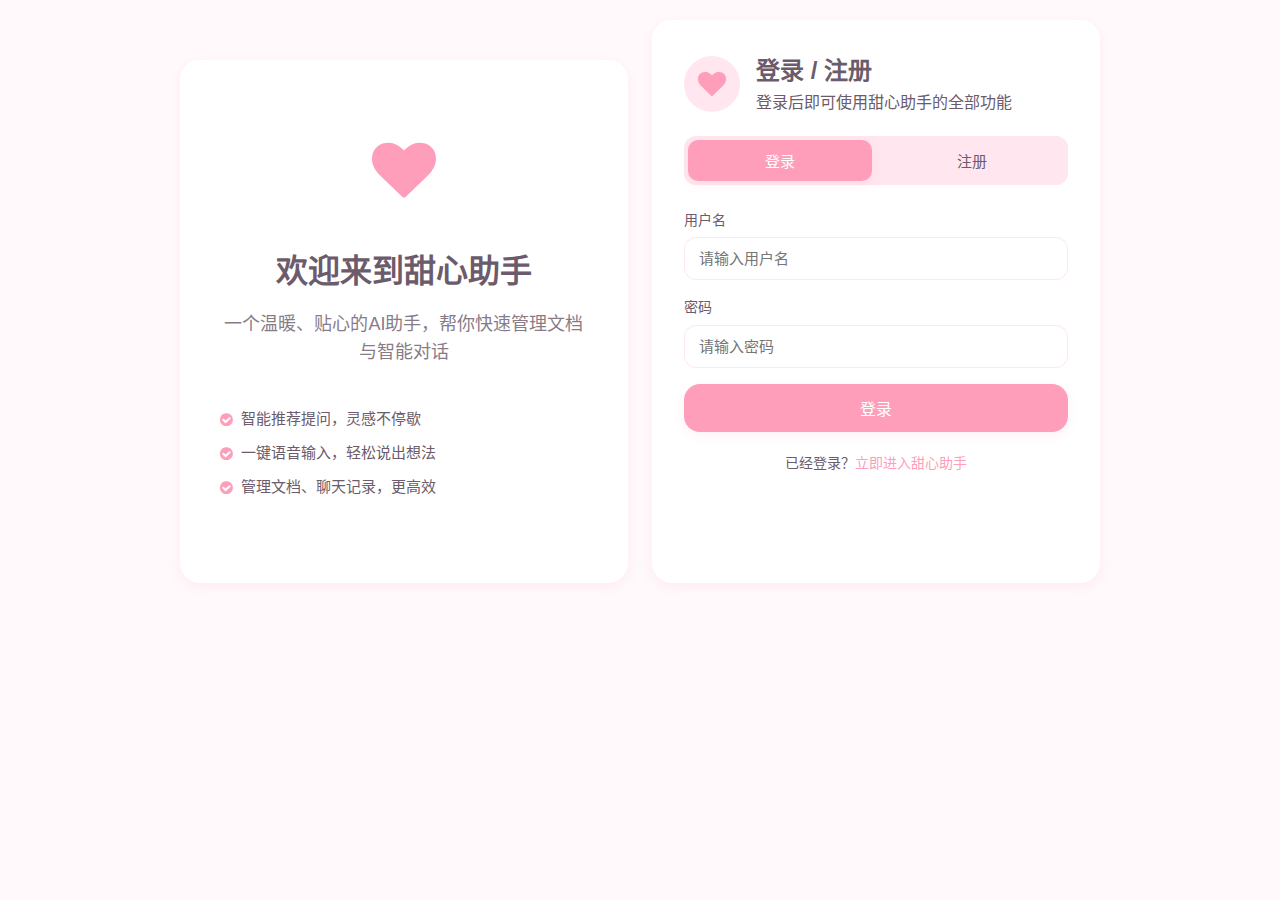
<file: fastapi_chat_app/frontend/index.html>
<!DOCTYPE html>
<html lang="zh-CN">
<head>
    <meta charset="UTF-8">
    <meta name="viewport" content="width=device-width, initial-scale=1.0">
    <title>甜心助手</title>
    <link rel="stylesheet" href="https://cdnjs.cloudflare.com/ajax/libs/font-awesome/4.7.0/css/font-awesome.min.css">
    <link rel="stylesheet" href="css/style.css">
</head>
<body>
    <div class="container home-layout">
        <div class="welcome-card card">
            <div class="welcome-icon">
                <i class="fa fa-heart"></i>
            </div>
            <h1>欢迎来到甜心助手</h1>
            <p>一个温暖、贴心的AI助手，帮你快速管理文档与智能对话</p>
            <ul class="feature-list">
                <li><i class="fa fa-check-circle"></i> 智能推荐提问，灵感不停歇</li>
                <li><i class="fa fa-check-circle"></i> 一键语音输入，轻松说出想法</li>
                <li><i class="fa fa-check-circle"></i> 管理文档、聊天记录，更高效</li>
            </ul>
            <div class="nav-buttons auth-required hidden">
                <a href="chat.html" class="btn btn-primary">
                    <i class="fa fa-comments"></i> 进入聊天
                </a>
                <a href="documents.html" class="btn btn-secondary">
                    <i class="fa fa-folder-open"></i> 文档管理
                </a>
            </div>
        </div>

        <div class="auth-card card">
            <div class="auth-header">
                <div class="avatar-large">
                    <i class="fa fa-heart"></i>
                </div>
                <div>
                    <h2>登录 / 注册</h2>
                    <p>登录后即可使用甜心助手的全部功能</p>
                </div>
            </div>

            <div class="tab-nav" role="tablist">
                <button class="tab-button active" data-tab="login" type="button">登录</button>
                <button class="tab-button" data-tab="register" type="button">注册</button>
            </div>

            <form id="loginForm" class="auth-form active" autocomplete="on">
                <div class="form-group">
                    <label for="loginUsername">用户名</label>
                    <input type="text" id="loginUsername" name="username" placeholder="请输入用户名" required>
                </div>
                <div class="form-group">
                    <label for="loginPassword">密码</label>
                    <input type="password" id="loginPassword" name="password" placeholder="请输入密码" required>
                </div>
                <button type="submit" class="btn btn-primary btn-block">登录</button>
            </form>

            <form id="registerForm" class="auth-form" autocomplete="off">
                <div class="form-group">
                    <label for="registerUsername">用户名</label>
                    <input type="text" id="registerUsername" name="username" placeholder="请输入用户名" required>
                </div>
                <div class="form-group">
                    <label for="registerPassword">密码</label>
                    <input type="password" id="registerPassword" name="password" placeholder="至少6位密码" required minlength="6">
                </div>
                <div class="form-group">
                    <label for="registerPasswordConfirm">确认密码</label>
                    <input type="password" id="registerPasswordConfirm" name="passwordConfirm" placeholder="再次输入密码" required minlength="6">
                </div>
                <button type="submit" class="btn btn-secondary btn-block">注册并登录</button>
            </form>

            <div class="auth-footer">
                <p>已经登录？<a href="chat.html">立即进入甜心助手</a></p>
            </div>
        </div>
    </div>
    <script src="js/runtime-config.js"></script>
    <script type="module" src="js/auth.js"></script>
</body>
</html>
</file>
<file: fastapi_chat_app/frontend/css/style.css>
/* 全局样式 */
* {
    margin: 0;
    padding: 0;
    box-sizing: border-box;
}

:root {
    --primary-color: #FF9EBB;
    --background-color: #FFF9FB;
    --light-pink: #FFE6EF;
    --soft-purple: #6B5B6B;
    --accent-pink: #FF7FA5;
    --white: #FFFFFF;
    --shadow: 0 4px 12px rgba(255, 158, 187, 0.15);
    --shadow-hover: 0 6px 16px rgba(255, 158, 187, 0.25);
}

body {
    font-family: -apple-system, BlinkMacSystemFont, "Segoe UI", "Microsoft YaHei", "PingFang SC", "Hiragino Sans GB", sans-serif;
    background-color: var(--background-color);
    color: var(--soft-purple);
    line-height: 1.6;
    min-height: 100vh;
}

.hidden {
    display: none !important;
}

.container {
    max-width: 960px;
    margin: 0 auto;
    padding: 20px;
}

/* 导航栏 */
.navbar {
    background: var(--primary-color);
    border-radius: 24px;
    padding: 16px 24px;
    margin-bottom: 20px;
    box-shadow: var(--shadow);
    display: flex;
    align-items: center;
    justify-content: space-between;
    position: sticky;
    top: 20px;
    z-index: 100;
}

.navbar-left {
    display: flex;
    align-items: center;
    gap: 12px;
}

.navbar-avatar {
    width: 40px;
    height: 40px;
    border-radius: 50%;
    background: var(--white);
    display: flex;
    align-items: center;
    justify-content: center;
    color: var(--primary-color);
    font-size: 20px;
    overflow: hidden;
    box-shadow: 0 2px 8px rgba(255, 158, 187, 0.3);
}

.assistant-avatar-img {
    width: 100%;
    height: 100%;
    object-fit: cover;
    border-radius: 50%;
}

.navbar-title {
    color: var(--white);
    font-size: 18px;
    font-weight: 600;
}

.navbar-status {
    color: var(--white);
    font-size: 12px;
    opacity: 0.9;
}

.navbar-right {
    display: flex;
    gap: 12px;
}

.navbar-btn {
    background: transparent;
    border: none;
    color: var(--white);
    font-size: 16px;
    cursor: pointer;
    padding: 8px;
    border-radius: 8px;
    transition: background 0.3s;
}

.navbar-btn:hover {
    background: rgba(255, 255, 255, 0.2);
}

/* 按钮样式 */
.btn {
    padding: 12px 24px;
    border: none;
    border-radius: 16px;
    font-size: 16px;
    font-weight: 500;
    cursor: pointer;
    transition: all 0.3s;
    display: inline-flex;
    align-items: center;
    gap: 8px;
    text-decoration: none;
    min-height: 44px;
}

.btn-primary {
    background: var(--primary-color);
    color: var(--white);
    box-shadow: var(--shadow);
}

.btn-primary:hover {
    background: var(--accent-pink);
    box-shadow: var(--shadow-hover);
    transform: translateY(-2px);
}

.btn-secondary {
    background: var(--light-pink);
    color: var(--soft-purple);
}

.btn-secondary:hover {
    background: var(--primary-color);
    color: var(--white);
}

.btn:active {
    transform: translateY(0);
}

/* 卡片样式 */
.card {
    background: var(--white);
    border-radius: 20px;
    padding: 24px;
    box-shadow: var(--shadow);
    margin-bottom: 20px;
}

/* 欢迎页面 */
.welcome-card {
    text-align: center;
    padding: 60px 40px;
    margin-top: 40px;
}

.welcome-icon {
    font-size: 64px;
    color: var(--primary-color);
    margin-bottom: 24px;
}

.welcome-card h1 {
    color: var(--soft-purple);
    margin-bottom: 12px;
    font-size: 32px;
}

.welcome-card p {
    color: var(--soft-purple);
    opacity: 0.8;
    margin-bottom: 40px;
    font-size: 18px;
}

.nav-buttons {
    display: flex;
    gap: 20px;
    justify-content: center;
    flex-wrap: wrap;
}

.home-layout {
    display: grid;
    grid-template-columns: repeat(auto-fit, minmax(320px, 1fr));
    gap: 24px;
    align-items: stretch;
}

.feature-list {
    list-style: none;
    padding: 0;
    margin: 24px 0;
    color: var(--soft-purple);
}

.feature-list li {
    display: flex;
    align-items: center;
    gap: 8px;
    margin-bottom: 10px;
    font-size: 15px;
}

.feature-list i {
    color: var(--primary-color);
}

.auth-card {
    padding: 32px;
}

.auth-header {
    display: flex;
    align-items: center;
    gap: 16px;
    margin-bottom: 20px;
}

.avatar-large {
    width: 56px;
    height: 56px;
    border-radius: 50%;
    background: var(--light-pink);
    color: var(--primary-color);
    display: flex;
    align-items: center;
    justify-content: center;
    font-size: 28px;
}

.tab-nav {
    display: flex;
    gap: 8px;
    background: var(--light-pink);
    border-radius: 12px;
    padding: 4px;
    margin-bottom: 24px;
}

.tab-button {
    flex: 1;
    border: none;
    background: transparent;
    color: var(--soft-purple);
    font-size: 15px;
    padding: 10px 16px;
    border-radius: 10px;
    cursor: pointer;
    transition: all 0.2s ease;
}

.tab-button.active {
    background: var(--primary-color);
    color: var(--white);
    box-shadow: var(--shadow);
}

.auth-form {
    display: none;
}

.auth-form.active {
    display: block;
}

.form-group {
    display: flex;
    flex-direction: column;
    margin-bottom: 16px;
}

.form-group label {
    font-size: 14px;
    margin-bottom: 6px;
    color: var(--soft-purple);
}

.auth-form input {
    padding: 12px 14px;
    border: 1px solid var(--light-pink);
    border-radius: 12px;
    background: var(--white);
    font-size: 15px;
    color: var(--soft-purple);
    transition: border 0.2s ease, box-shadow 0.2s ease;
}

.auth-form input:focus {
    outline: none;
    border-color: var(--primary-color);
    box-shadow: 0 0 0 3px rgba(255, 158, 187, 0.2);
}

.btn-block {
    width: 100%;
    justify-content: center;
}

.auth-footer {
    margin-top: 20px;
    text-align: center;
    font-size: 14px;
    color: var(--soft-purple);
}

.auth-footer a {
    color: var(--primary-color);
    text-decoration: none;
}

.auth-footer a:hover {
    text-decoration: underline;
}

/* 聊天页面 */
.chat-container {
    display: flex;
    flex-direction: column;
    height: calc(100vh - 120px);
    max-height: 800px;
}

.recommendations-container {
    display: flex;
    flex-wrap: wrap;
    gap: 12px;
    padding: 16px;
    border-radius: 20px;
    margin-bottom: 20px;
    background: var(--white);
    box-shadow: var(--shadow);
}

.recommendation-chip {
    border: none;
    padding: 8px 16px;
    border-radius: 999px;
    background: var(--light-pink);
    color: var(--soft-purple);
    font-size: 14px;
    cursor: pointer;
    transition: all 0.2s ease;
}

.recommendation-chip:hover {
    background: var(--primary-color);
    color: var(--white);
    transform: translateY(-1px);
}

.recommendations-empty {
    color: var(--soft-purple);
    opacity: 0.7;
    font-size: 14px;
}

.messages-container {
    flex: 1;
    overflow-y: auto;
    padding: 20px;
    background: var(--white);
    border-radius: 20px;
    margin-bottom: 20px;
    box-shadow: var(--shadow);
}

.message {
    margin-bottom: 20px;
    animation: fadeInUp 0.3s ease-out;
}

.message-content-wrapper {
    display: flex;
    align-items: flex-start;
    gap: 12px;
}

.message-user .message-content-wrapper {
    flex-direction: row-reverse;
}

.message-assistant .message-content-wrapper {
    flex-direction: row;
}

.message-avatar {
    width: 36px;
    height: 36px;
    border-radius: 50%;
    background: var(--white);
    display: flex;
    align-items: center;
    justify-content: center;
    flex-shrink: 0;
    box-shadow: 0 2px 8px rgba(255, 158, 187, 0.3);
    overflow: hidden;
}

.message-avatar-img {
    width: 100%;
    height: 100%;
    object-fit: cover;
    border-radius: 50%;
}

.message-text-wrapper {
    display: flex;
    flex-direction: column;
    max-width: calc(100% - 48px);
}

.message-user .message-text-wrapper {
    align-items: flex-end;
}

.message-assistant .message-text-wrapper {
    align-items: flex-start;
}

.message-bubble {
    max-width: 70%;
    padding: 16px 20px;
    border-radius: 20px;
    word-wrap: break-word;
    position: relative;
}

.message-user .message-bubble {
    background: var(--primary-color);
    color: var(--white);
    border-bottom-right-radius: 4px;
}

.message-assistant .message-bubble {
    background: var(--light-pink);
    color: var(--soft-purple);
    border-bottom-left-radius: 4px;
}

.message-time {
    font-size: 12px;
    opacity: 0.6;
    margin-top: 4px;
    padding: 0 4px;
}

.relevant-chunks {
    margin-top: 12px;
    padding: 12px;
    background: rgba(255, 255, 255, 0.5);
    border-radius: 12px;
    font-size: 12px;
}

.relevant-chunks-title {
    font-weight: 600;
    margin-bottom: 8px;
}

.relevant-chunk {
    padding: 6px 0;
    border-bottom: 1px solid rgba(0, 0, 0, 0.05);
}

.relevant-chunk:last-child {
    border-bottom: none;
}

/* 输入指示器 */
.typing-indicator {
    /* 使用与普通消息相同的布局 */
}

.typing-indicator .message-bubble {
    display: flex;
    align-items: center;
    gap: 6px;
    padding: 16px 20px;
}

.typing-dots {
    display: flex;
    gap: 6px;
}

.typing-dot {
    width: 8px;
    height: 8px;
    border-radius: 50%;
    background: var(--primary-color);
    animation: typing 1.4s infinite;
}

.typing-dot:nth-child(2) {
    animation-delay: 0.2s;
}

.typing-dot:nth-child(3) {
    animation-delay: 0.4s;
}

@keyframes typing {
    0%, 60%, 100% {
        transform: scale(1);
        opacity: 0.7;
    }
    30% {
        transform: scale(1.2);
        opacity: 1;
    }
}

/* 输入栏 */
.input-container {
    background: var(--white);
    border-radius: 20px;
    padding: 16px;
    box-shadow: var(--shadow);
    display: flex;
    align-items: flex-end;
    gap: 12px;
}

.input-toolbar {
    display: flex;
    gap: 8px;
    margin-bottom: 12px;
}

.toolbar-btn {
    background: transparent;
    border: 1px solid var(--light-pink);
    color: var(--soft-purple);
    width: 36px;
    height: 36px;
    border-radius: 8px;
    cursor: pointer;
    display: flex;
    align-items: center;
    justify-content: center;
    transition: all 0.3s;
}

.toolbar-btn:hover {
    background: var(--light-pink);
    border-color: var(--primary-color);
}

.document-selector {
    flex: 1;
    padding: 8px 12px;
    border: 1px solid var(--light-pink);
    border-radius: 12px;
    background: var(--white);
    color: var(--soft-purple);
    font-size: 14px;
    cursor: pointer;
}

.document-selector:focus {
    outline: none;
    border-color: var(--primary-color);
}

.input-wrapper {
    flex: 1;
    display: flex;
    flex-direction: column;
}

.message-input {
    width: 100%;
    min-height: 44px;
    max-height: 120px;
    padding: 12px 16px;
    border: 1px solid var(--light-pink);
    border-radius: 16px;
    font-size: 16px;
    font-family: inherit;
    resize: none;
    color: var(--soft-purple);
    background: var(--white);
}

.message-input:focus {
    outline: none;
    border-color: var(--primary-color);
}

.voice-btn {
    background: var(--light-pink);
    color: var(--soft-purple);
    border: none;
    width: 44px;
    height: 44px;
    border-radius: 12px;
    cursor: pointer;
    display: flex;
    align-items: center;
    justify-content: center;
    font-size: 18px;
    transition: all 0.3s ease;
    flex-shrink: 0;
}

.voice-btn:hover {
    background: var(--primary-color);
    color: var(--white);
    transform: translateY(-1px);
}

.voice-btn.voice-active {
    background: var(--accent-pink);
    color: var(--white);
    animation: pulse 1.2s ease-in-out infinite;
}

.send-btn {
    background: var(--primary-color);
    color: var(--white);
    border: none;
    width: 44px;
    height: 44px;
    border-radius: 12px;
    cursor: pointer;
    display: flex;
    align-items: center;
    justify-content: center;
    font-size: 18px;
    transition: all 0.3s;
    flex-shrink: 0;
}

.send-btn:hover:not(:disabled) {
    background: var(--accent-pink);
    transform: scale(1.05);
}

.send-btn:disabled {
    opacity: 0.5;
    cursor: not-allowed;
}

@keyframes pulse {
    0% {
        transform: scale(1);
    }
    50% {
        transform: scale(1.05);
    }
    100% {
        transform: scale(1);
    }
}

/* 文档管理页面 */
.page-header {
    background: var(--primary-color);
    border-radius: 24px;
    padding: 24px;
    margin-bottom: 24px;
    box-shadow: var(--shadow);
    color: var(--white);
}

.page-header h1 {
    font-size: 28px;
    margin-bottom: 8px;
}

.page-header p {
    opacity: 0.9;
    font-size: 14px;
}

.upload-panel {
    background: var(--white);
    border-radius: 20px;
    padding: 24px;
    margin-bottom: 24px;
    box-shadow: var(--shadow);
}

.upload-area {
    border: 2px dashed var(--light-pink);
    border-radius: 16px;
    padding: 40px;
    text-align: center;
    transition: all 0.3s;
    cursor: pointer;
}

.upload-area:hover,
.upload-area.drag-over {
    border-color: var(--primary-color);
    background: var(--light-pink);
}

.upload-icon {
    font-size: 48px;
    color: var(--primary-color);
    margin-bottom: 16px;
}

.upload-text {
    color: var(--soft-purple);
    margin-bottom: 12px;
}

.upload-hint {
    font-size: 12px;
    color: var(--soft-purple);
    opacity: 0.7;
}

.file-input {
    display: none;
}

.documents-list {
    background: var(--white);
    border-radius: 20px;
    padding: 24px;
    box-shadow: var(--shadow);
}

.documents-table {
    width: 100%;
    border-collapse: collapse;
}

.documents-table th {
    text-align: left;
    padding: 12px;
    border-bottom: 2px solid var(--light-pink);
    color: var(--soft-purple);
    font-weight: 600;
}

.documents-table td {
    padding: 16px 12px;
    border-bottom: 1px solid var(--light-pink);
    color: var(--soft-purple);
}

.documents-table tr:hover {
    background: var(--light-pink);
}

.action-buttons {
    display: flex;
    gap: 8px;
}

.action-btn {
    padding: 6px 12px;
    border: none;
    border-radius: 8px;
    font-size: 14px;
    cursor: pointer;
    transition: all 0.3s;
    min-height: 32px;
}

.action-btn-chat {
    background: var(--light-pink);
    color: var(--soft-purple);
}

.action-btn-chat:hover {
    background: var(--primary-color);
    color: var(--white);
}

.action-btn-delete {
    background: transparent;
    color: var(--accent-pink);
    border: 1px solid var(--light-pink);
}

.action-btn-delete:hover {
    background: var(--accent-pink);
    color: var(--white);
    border-color: var(--accent-pink);
}

/* 提示消息 */
.toast {
    position: fixed;
    top: 80px;
    right: 20px;
    background: var(--white);
    border-radius: 12px;
    padding: 16px 20px;
    box-shadow: var(--shadow-hover);
    display: flex;
    align-items: center;
    gap: 12px;
    z-index: 1000;
    animation: slideInRight 0.3s ease-out;
    max-width: 400px;
}

.toast-success {
    border-left: 4px solid #4CAF50;
}

.toast-error {
    border-left: 4px solid #FF9800;
}

.toast-icon {
    font-size: 20px;
}

.toast-success .toast-icon {
    color: #4CAF50;
}

.toast-error .toast-icon {
    color: #FF9800;
}

.toast-message {
    flex: 1;
    color: var(--soft-purple);
}

/* 连接状态 */
.connection-status {
    display: inline-block;
    padding: 4px 8px;
    border-radius: 12px;
    font-size: 11px;
    font-weight: 500;
    margin-left: 8px;
}

.connection-status.connected {
    background: rgba(76, 175, 80, 0.2);
    color: #4CAF50;
}

.connection-status.disconnected {
    background: rgba(158, 158, 158, 0.2);
    color: #9E9E9E;
}

/* 动画 */
@keyframes fadeInUp {
    from {
        opacity: 0;
        transform: translateY(10px);
    }
    to {
        opacity: 1;
        transform: translateY(0);
    }
}

@keyframes slideInRight {
    from {
        opacity: 0;
        transform: translateX(20px);
    }
    to {
        opacity: 1;
        transform: translateX(0);
    }
}

/* 响应式 */
@media (max-width: 768px) {
    .container {
        padding: 12px;
    }

    .navbar {
        padding: 12px 16px;
    }

    .message-bubble {
        max-width: 85%;
    }

    .input-container {
        flex-direction: column;
        align-items: stretch;
    }

    .send-btn {
        width: 100%;
        margin-top: 8px;
    }

    .documents-table {
        font-size: 14px;
    }

    .documents-table th,
    .documents-table td {
        padding: 8px 6px;
    }
}

/* 空状态 */
.empty-state {
    text-align: center;
    padding: 60px 20px;
    color: var(--soft-purple);
    opacity: 0.6;
}

.empty-state-icon {
    font-size: 64px;
    margin-bottom: 16px;
    color: var(--light-pink);
}
</file>
